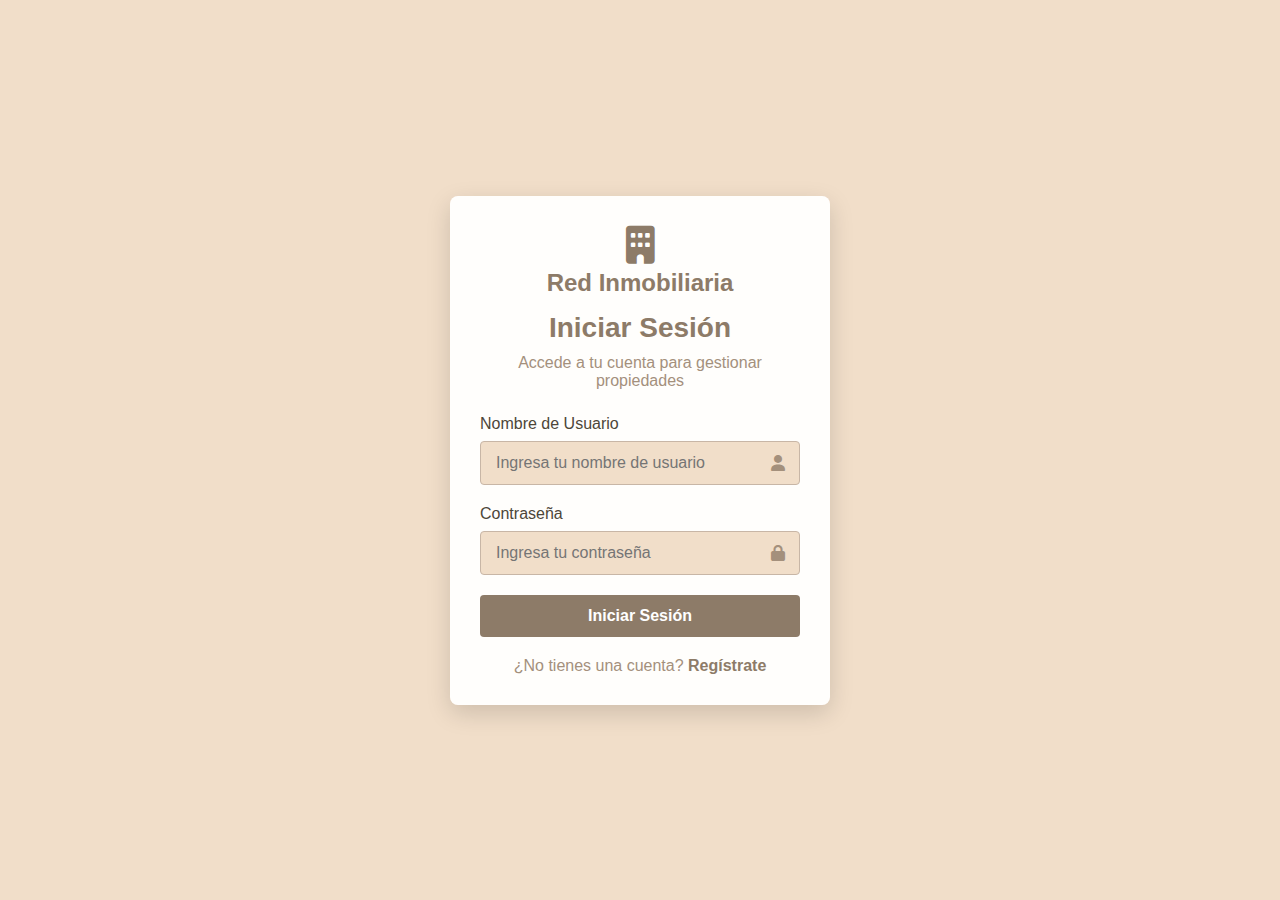
<file: src/main/resources/vista/dashboard.html>
<!DOCTYPE html>
<html lang="es">
<head>
    <meta charset="UTF-8">
    <meta name="viewport" content="width=device-width, initial-scale=1.0">
    <title>Red Inmobiliaria - Dashboard</title>
    <link rel="stylesheet" href="../Estilos/styles.css">
    <link rel="stylesheet" href="../Estilos/dashboard.css">
    <link rel="stylesheet" href="https://cdnjs.cloudflare.com/ajax/libs/font-awesome/6.0.0-beta3/css/all.min.css">
</head>
<body>
    <div class="dashboard-container">
        <!-- Sidebar de navegación -->
        <div class="sidebar">
            <div class="sidebar-header">
                <i class="fas fa-building"></i>
                <h3>Red Inmobiliaria</h3>
            </div>
            
            <div class="user-info">
                <div class="user-avatar">
                    <i class="fas fa-user-circle"></i>
                </div>
                <div class="user-details">
                    <h4 id="user-name"></h4>
                    <span id="user-role"></span>
                </div>
            </div>
            
            <ul class="sidebar-menu">
                <li class="active"><a href="#"><i class="fas fa-home"></i> Panel Principal</a></li>
                <li><a href="#"><i class="fas fa-list"></i> Propiedades</a></li>
                <li><a href="#"><i class="fas fa-calendar"></i> Citas</a></li>
                <li><a href="usuario.html"><i class="fas fa-user"></i> Mi Perfil</a></li>
                <li class="logout"><a href="#" onclick="logout()"><i class="fas fa-sign-out-alt"></i> Cerrar Sesión</a></li>
            </ul>
        </div>
        
        <!-- Contenido principal -->
        <div class="main-content">
            <div class="top-bar">
                <div class="search-bar">
                    <i class="fas fa-search"></i>
                    <input type="text" placeholder="Buscar propiedades...">
                </div>
                
                <div class="user-actions">
                    <a href="#" class="notification">
                        <i class="fas fa-bell"></i>
                    </a>
                    <a href="#" class="menu-toggle">
                        <i class="fas fa-bars"></i>
                    </a>
                </div>
            </div>
            
            <div class="dashboard-welcome">
                <h2>Bienvenido a tu Panel <span id="welcome-name"> </span></h2>
                <p>Aquí podrás gestionar tus propiedades inmobiliarias y ver estadísticas relevantes.</p>
            </div>
            
            <div class="stats-container">
                <div class="stat-card">
                    <div class="stat-icon">
                        <i class="fas fa-building"></i>
                    </div>
                    <div class="stat-info">
                        <h3>Propiedades</h3>
                        <p>12</p>
                    </div>
                </div>
                
                <div class="stat-card">
                    <div class="stat-icon">
                        <i class="fas fa-eye"></i>
                    </div>
                    <div class="stat-info">
                        <h3>Visitas</h3>
                        <p>248</p>
                    </div>
                </div>
                
                <div class="stat-card">
                    <div class="stat-icon">
                        <i class="fas fa-heart"></i>
                    </div>
                    <div class="stat-info">
                        <h3>Favoritos</h3>
                        <p>36</p>
                    </div>
                </div>
                
                <div class="stat-card">
                    <div class="stat-icon">
                        <i class="fas fa-comments"></i>
                    </div>
                    <div class="stat-info">
                        <h3>Mensajes</h3>
                        <p>5</p>
                    </div>
                </div>
            </div>
            
            <div class="recent-properties">
                <div class="section-header">
                    <h3>Propiedades Recientes</h3>
                    <a href="#" class="view-all">Ver Todas</a>
                </div>
                
                <div class="properties-grid">
                    <!-- Las propiedades se cargarán dinámicamente aquí -->
                    <div class="property-card">
                        <div class="property-image"></div>
                        <div class="property-info">
                            <h4>Casa de Lujo en Centro</h4>
                            <p class="property-location"><i class="fas fa-map-marker-alt"></i> Calle Principal 123</p>
                            <p class="property-price">$250,000</p>
                            <div class="property-features">
                                <span><i class="fas fa-bed"></i> 3</span>
                                <span><i class="fas fa-bath"></i> 2</span>
                                <span><i class="fas fa-ruler-combined"></i> 150m²</span>
                            </div>
                        </div>
                    </div>
                    
                    <div class="property-card">
                        <div class="property-image"></div>
                        <div class="property-info">
                            <h4>Apartamento Moderno</h4>
                            <p class="property-location"><i class="fas fa-map-marker-alt"></i> Av. Libertad 456</p>
                            <p class="property-price">$180,000</p>
                            <div class="property-features">
                                <span><i class="fas fa-bed"></i> 2</span>
                                <span><i class="fas fa-bath"></i> 1</span>
                                <span><i class="fas fa-ruler-combined"></i> 85m²</span>
                            </div>
                        </div>
                    </div>
                </div>
            </div>
        </div>
    </div>

    <script src="../Script/auth-service.js"></script>
    <script src="../Script/dashboard.js"></script>
</body>
</html>
</file>
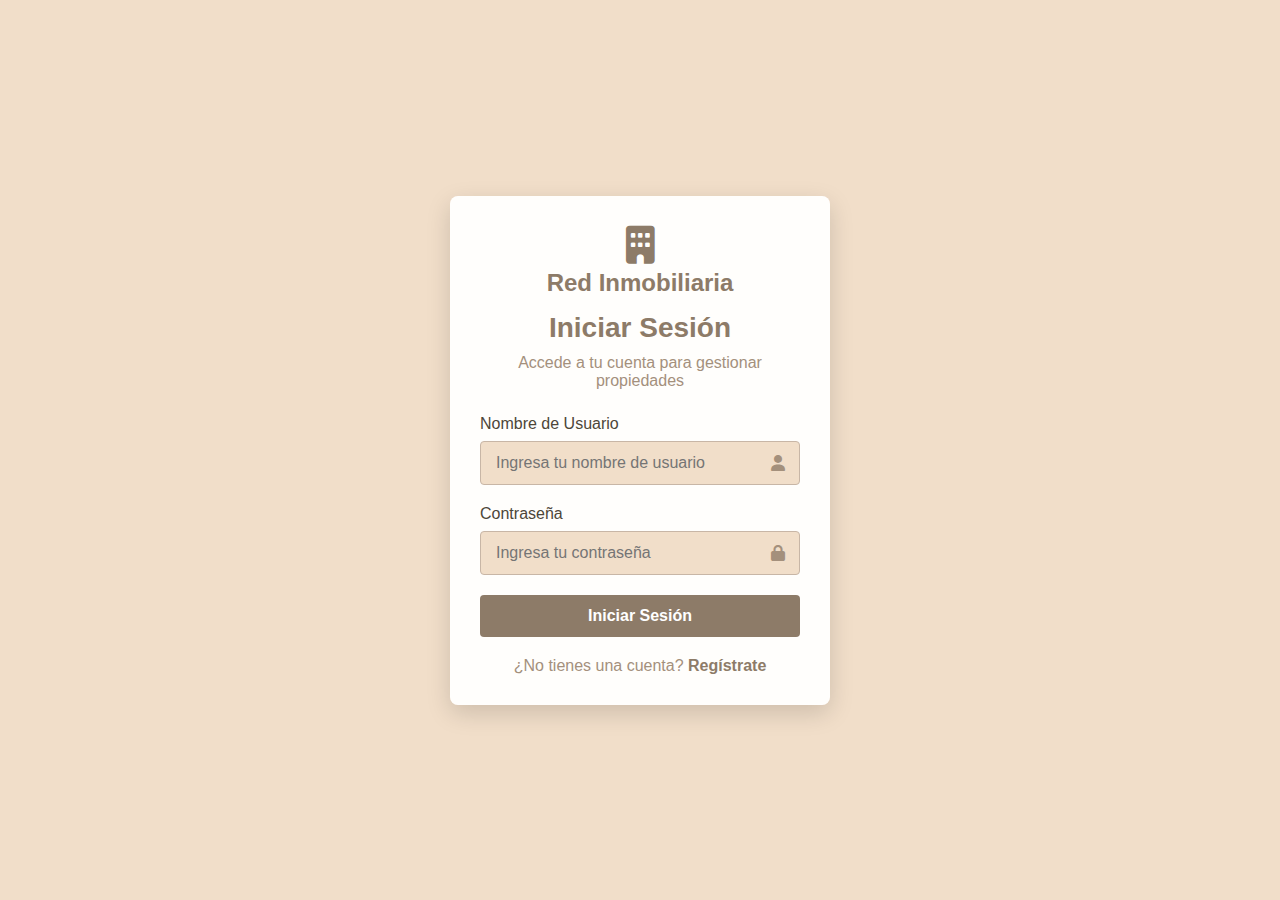
<file: src/main/resources/vista/login.html>
<!DOCTYPE html>
<html lang="es">
<head>
    <meta charset="UTF-8">
    <meta name="viewport" content="width=device-width, initial-scale=1.0">
    <title>Red Inmobiliaria - Autenticación</title>
    <link rel="stylesheet" href="../Estilos/styles.css">
    <link rel="stylesheet" href="https://cdnjs.cloudflare.com/ajax/libs/font-awesome/6.0.0-beta3/css/all.min.css">
</head>
<body>
    <div class="container">
        <div class="form-container" id="login-container">
            <div class="form-header">
                <div class="logo">
                    <i class="fas fa-building"></i>
                    <div class="logo-text">Red Inmobiliaria</div>
                </div>
                <h2>Iniciar Sesión</h2>
                <p>Accede a tu cuenta para gestionar propiedades</p>
            </div>
            
            <div id="login-alert" class="alert alert-danger"></div>
            
            <form id="login-form">
                <div class="form-group">
                    <label for="nombreUsuario">Nombre de Usuario</label>
                    <input type="text" id="nombreUsuario" name="nombreUsuario" placeholder="Ingresa tu nombre de usuario">
                    <span class="input-icon"><i class="fas fa-user"></i></span>
                </div>
                
                <div class="form-group">
                    <label for="password">Contraseña</label>
                    <input type="password" id="password" name="password" placeholder="Ingresa tu contraseña">
                    <span class="input-icon"><i class="fas fa-lock"></i></span>
                </div>
                
                <button type="submit" class="btn btn-primary">Iniciar Sesión</button>
            </form>
            
            <div class="form-footer">
                ¿No tienes una cuenta? <a onclick="loadRegisterForm()">Regístrate</a>
            </div>
        </div>
    </div>

    <script src="../Script/auth-service.js"></script>
    <script src="../Script/login.js"></script>

</body>
</html>
</file>
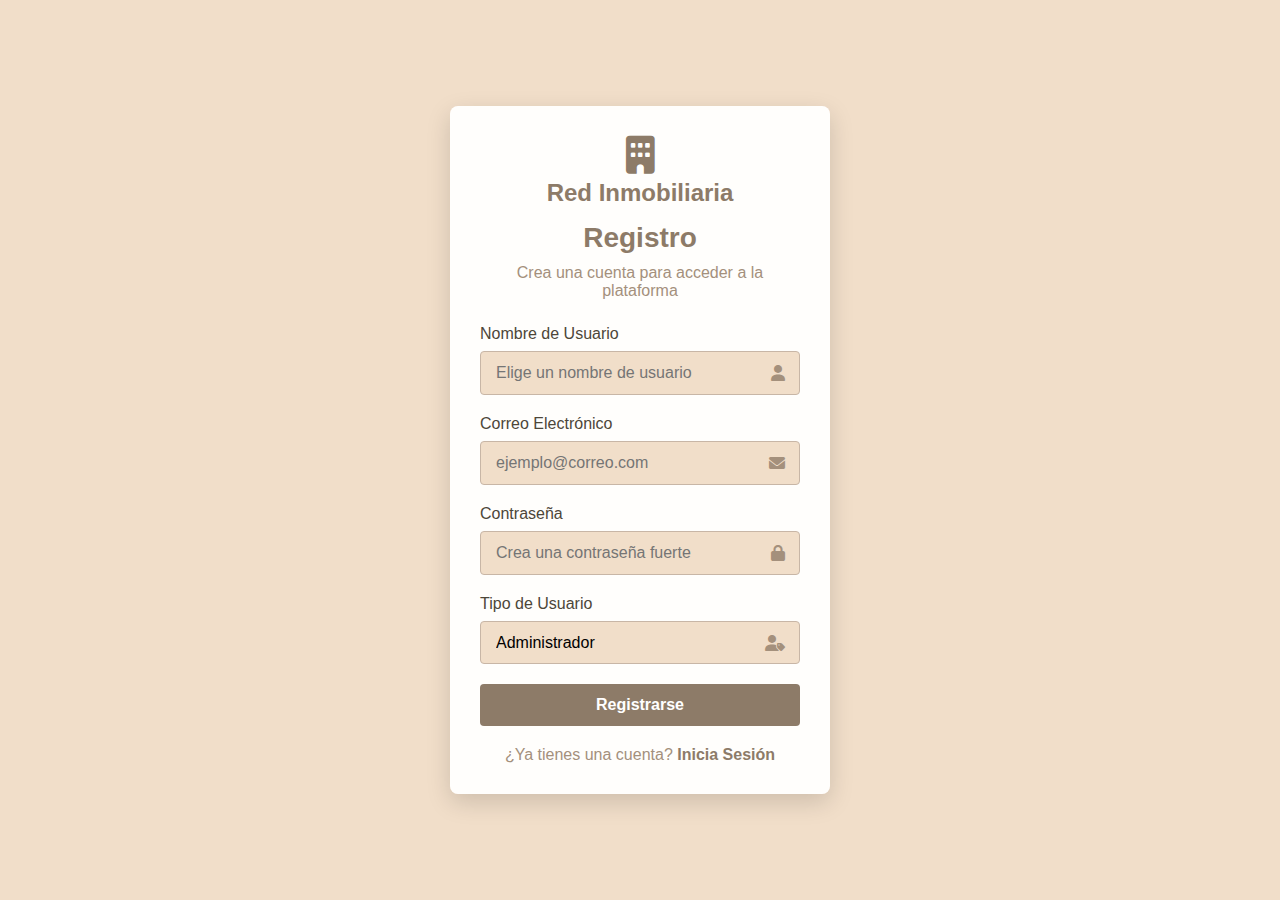
<file: src/main/resources/vista/registro.html>
<!DOCTYPE html>
<html lang="es">
<head>
    <meta charset="UTF-8">
    <meta name="viewport" content="width=device-width, initial-scale=1.0">
    <title>Red Inmobiliaria - Registro</title>
    <link rel="stylesheet" href="../Estilos/styles.css">
    <link rel="stylesheet" href="https://cdnjs.cloudflare.com/ajax/libs/font-awesome/6.0.0-beta3/css/all.min.css">
</head>
<body>
    <div class="container">
        <div class="form-container" id="register-container">
            <div class="form-header">
                <div class="logo">
                    <i class="fas fa-building"></i>
                    <div class="logo-text">Red Inmobiliaria</div>
                </div>
                <h2>Registro</h2>
                <p>Crea una cuenta para acceder a la plataforma</p>
            </div>
            
            <div id="register-alert" class="alert alert-danger"></div>
            
            <form id="register-form">
                <div class="form-group">
                    <label for="reg-nombreUsuario">Nombre de Usuario</label>
                    <input type="text" id="reg-nombreUsuario" name="nombreUsuario" placeholder="Elige un nombre de usuario">
                    <span class="input-icon"><i class="fas fa-user"></i></span>
                </div>
                
                <div class="form-group">
                    <label for="reg-email">Correo Electrónico</label>
                    <input type="email" id="reg-email" name="email" placeholder="ejemplo@correo.com">
                    <span class="input-icon"><i class="fas fa-envelope"></i></span>
                </div>
                
                <div class="form-group">
                    <label for="reg-password">Contraseña</label>
                    <input type="password" id="reg-password" name="password" placeholder="Crea una contraseña fuerte">
                    <span class="input-icon"><i class="fas fa-lock"></i></span>
                </div>
                
                <div class="form-group">
                    <label for="reg-tipo-usuario">Tipo de Usuario</label>
                    <select id="reg-tipo-usuario" name="tipoUsuarioId" class="form-select">
                        <option value="1">Administrador</option>
                        <option value="2">Vendedor</option>
                        <option value="3">Cliente</option>
                    </select>
                    <span class="input-icon"><i class="fas fa-user-tag"></i></span>
                </div>
                
                <button type="submit" class="btn btn-primary">Registrarse</button>
            </form>
            
            <div class="form-footer">
                ¿Ya tienes una cuenta? <a onclick="loadLoginForm()">Inicia Sesión</a>
            </div>
        </div>
    </div>

    <script src="../Script/auth-service.js"></script>
    <script src="../Script/registro.js"></script>

</body>
</html>
</file>
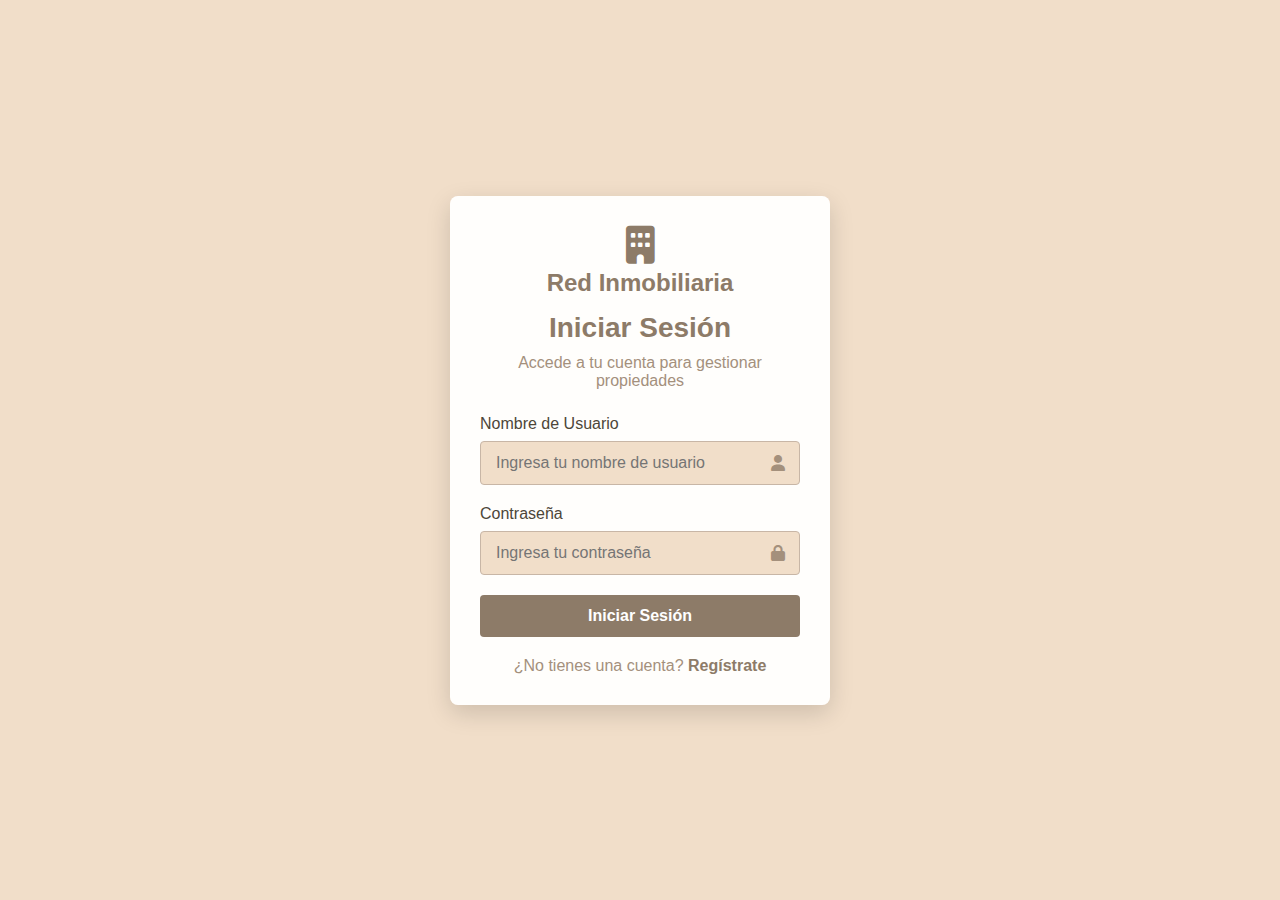
<file: src/main/resources/vista/usuario.html>
<!DOCTYPE html>
<html lang="es">
<head>
    <meta charset="UTF-8">
    <meta name="viewport" content="width=device-width, initial-scale=1.0">
    <title>Red Inmobiliaria - Perfil de Usuario</title>
    <link rel="stylesheet" href="../Estilos/styles.css">
    <link rel="stylesheet" href="../Estilos/dashboard.css">
    <link rel="stylesheet" href="../Estilos/usuario.css">
    <link rel="stylesheet" href="https://cdnjs.cloudflare.com/ajax/libs/font-awesome/6.0.0-beta3/css/all.min.css">
</head>
<body>
    <div class="dashboard-container">
        <!-- Sidebar de navegación -->
        <div class="sidebar">
            <div class="sidebar-header">
                <i class="fas fa-building"></i>
                <h3>Red Inmobiliaria</h3>
            </div>
            
            <div class="user-info">
                <div class="user-avatar">
                    <i class="fas fa-user-circle"></i>
                </div>
                <div class="user-details">
                    <h4 id="user-name"></h4>
                    <span id="user-role"></span>
                </div>
            </div>
            
            <ul class="sidebar-menu">
                <li><a href="dashboard.html"><i class="fas fa-home"></i> Panel Principal</a></li>
                <li><a href="#"><i class="fas fa-list"></i> Propiedades</a></li>
                <li><a href="#"><i class="fas fa-calendar"></i> Citas</a></li>
                <li class="active"><a href="usuario.html"><i class="fas fa-user"></i> Mi Perfil</a></li>
                <li class="logout"><a href="#" onclick="logout()"><i class="fas fa-sign-out-alt"></i> Cerrar Sesión</a></li>
            </ul>
        </div>
        
        <!-- Contenido principal -->
        <div class="main-content">
            <div class="top-bar">
                <div class="search-bar">
                    <i class="fas fa-search"></i>
                    <input type="text" placeholder="Buscar propiedades...">
                </div>
                
                <div class="user-actions">
                    <a href="#" class="notification">
                        <i class="fas fa-bell"></i>
                    </a>
                    <a href="#" class="menu-toggle">
                        <i class="fas fa-bars"></i>
                    </a>
                </div>
            </div>
            
            <div class="page-header">
                <h2>Mi Perfil</h2>
                <p>Gestiona tu información personal y preferencias de cuenta</p>
            </div>

            <!-- Contenedor del perfil del usuario -->
            <div class="profile-container">
                <div class="profile-section user-profile-header">
                    <div class="profile-avatar">
                        <i class="fas fa-user-circle"></i>
                        
                    </div>
                    <div class="profile-header-info">
                        <h3 id="profile-name"></h3>
                        <p id="profile-email"></p>
                        <p><span id="profile-role">Usuario</span> ·     Miembro desde <span id="profile-joined-date"></span></p>
                    </div>
                </div>

                <!-- Formulario de información personal -->
                <div class="profile-section">
                    <div class="section-header">
                        <h3><i class="fas fa-user"></i> Información Personal</h3>
                        <button id="edit-profile-btn" class="btn-secondary">
                            <i class="fas fa-pencil-alt"></i> Editar
                        </button>
                    </div>
                    
                    <!-- Vista de información (por defecto) -->
                    <div id="profile-info-view" class="profile-info">
                        <div class="info-row">
                            <div class="info-label">Nombre Completo:</div>
                            <div id="display-fullname" class="info-value"></div>
                        </div>
                        <div class="info-row">
                            <div class="info-label">Correo Electrónico:</div>
                            <div id="display-email" class="info-value"></div>
                        </div>
                    </div>
                    
                    <!-- Formulario de edición (oculto por defecto) -->
                    <div id="profile-edit-form" class="profile-form hidden">
                        <div class="form-group">
                            <label for="edit-fullname">Nombre Completo:</label>
                            <input type="text" id="edit-fullname" name="nombreUsuario">
                        </div>
                        <div class="form-group">
                            <label for="edit-email">Correo Electrónico:</label>
                            <input type="email" id="edit-email" name="email_usuario">
                        </div>
                        <div class="form-actions">
                            <button id="save-profile-btn" class="btn-primary">Guardar Cambios</button>
                            <button id="cancel-edit-btn" class="btn-secondary">Cancelar</button>
                        </div>
                    </div>
                </div>

                <!-- Cambio de contraseña -->
                <div class="profile-section">
                    <div class="section-header">
                        <h3><i class="fas fa-lock"></i> Seguridad de la cuenta</h3>
                    </div>
                    <div class="profile-form">
                        <div class="form-group">
                            <label for="current-password">Contraseña Actual:</label>
                            <input type="password" id="current-password" name="current-password">
                        </div>
                        <div class="form-group">
                            <label for="new-password">Nueva Contraseña:</label>
                            <input type="password" id="new-password" name="new-password">
                        </div>
                        <div class="form-group">
                            <label for="confirm-password">Confirmar Contraseña:</label>
                            <input type="password" id="confirm-password" name="confirm-password">
                        </div>
                        <div class="form-actions">
                            <button id="change-password-btn" class="btn-primary">Cambiar Contraseña</button>
                        </div>
                    </div>
                </div>

                <!-- Eliminar cuenta -->
                <div class="profile-section danger-zone">
                    <div class="section-header">
                        <h3><i class="fas fa-exclamation-triangle"></i> Zona de Peligro</h3>
                    </div>
                    <div class="danger-content">
                        <p>Eliminar tu cuenta es una acción permanente y no se puede deshacer. Toda tu información y datos asociados serán eliminados.</p>
                        <button id="delete-account-btn" class="btn-danger">Eliminar mi Cuenta</button>
                    </div>
                </div>
            </div>

            <!-- Modal de confirmación para eliminar cuenta (oculto por defecto) -->
            <div id="delete-confirm-modal" class="modal hidden">
                <div class="modal-content">
                    <div class="modal-header">
                        <h3><i class="fas fa-exclamation-triangle"></i> Eliminar Cuenta</h3>
                        <button class="close-modal">&times;</button>
                    </div>
                    <div class="modal-body">
                        <p>¿Estás seguro de que deseas eliminar tu cuenta? Esta acción no se puede deshacer y toda tu información será eliminada permanentemente.</p>
                        <div class="form-group">
                            <label for="delete-confirm-password">Ingresa tu contraseña para confirmar:</label>
                            <input type="password" id="delete-confirm-password">
                        </div>
                    </div>
                    <div class="modal-footer">
                        <button id="confirm-delete-btn" class="btn-danger">Sí, Eliminar mi Cuenta</button>
                        <button class="btn-secondary cancel-delete">Cancelar</button>
                    </div>
                </div>
            </div>
        </div>
    </div>

    <script src="../Script/auth-service.js"></script>
    <script src="../Script/perfil-usuario.js"></script>
</body>
</html>
</file>
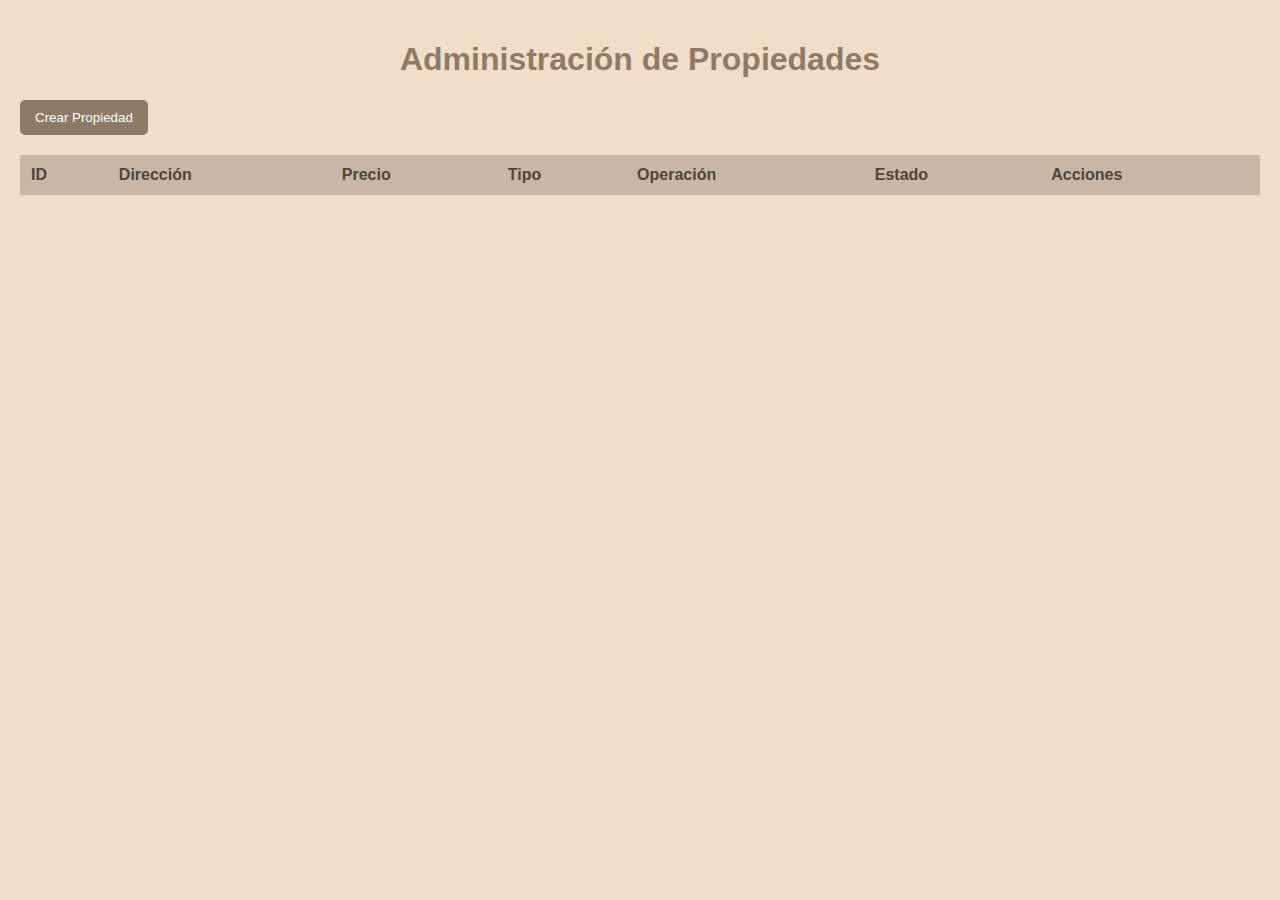
<file: src/main/resources/static/vista/administracion.html>
<!DOCTYPE html>
<html lang="es">
<head>
  <meta charset="UTF-8" />
  <title>Gestión de Propiedades</title>
  <style>
    :root {
      --primary: #8D7B68;
      --secondary: #A4907C;
      --accent: #C8B6A6;
      --light: #F1DEC9;
      --dark: #4D4639;
      --error: #A94442;
      --success: #3C763D;
    }

    body {
      font-family: 'Segoe UI', sans-serif;
      background-color: var(--light);
      color: var(--dark);
      margin: 0;
      padding: 20px;
    }

    h1 {
      color: var(--primary);
      text-align: center;
    }

    button {
      background-color: var(--primary);
      color: white;
      border: none;
      padding: 10px 15px;
      border-radius: 5px;
      cursor: pointer;
      margin-right: 10px;
    }

    button:hover {
      background-color: var(--secondary);
    }

    table {
      width: 100%;
      border-collapse: collapse;
      margin-top: 20px;
      background-color: white;
    }

    th, td {
      border: 1px solid var(--accent);
      padding: 10px;
      text-align: left;
    }

    th {
      background-color: var(--accent);
      color: var(--dark);
    }

    #formularioPropiedad {
      background-color: white;
      padding: 20px;
      border: 1px solid var(--accent);
      border-radius: 5px;
      margin-top: 20px;
      display: none;
    }

    label {
      display: block;
      margin-bottom: 10px;
    }

    input, select {
      width: 100%;
      padding: 8px;
      margin-top: 4px;
      border: 1px solid var(--accent);
      border-radius: 4px;
    }

    form button[type="submit"] {
      background-color: var(--success);
    }

    form button[type="button"] {
      background-color: var(--error);
    }

    form button[type="submit"]:hover {
      background-color: #2e5e2c;
    }

    form button[type="button"]:hover {
      background-color: #7d1f1b;
    }
  </style>
</head>
<body>
  <h1>Administración de Propiedades</h1>

  <button onclick="mostrarFormulario()">Crear Propiedad</button>

  <div id="formularioPropiedad">
    <h2 id="tituloFormulario">Nueva Propiedad</h2>
    <form onsubmit="submitFormulario(event)">
      <input type="hidden" id="idPropiedad">
      <label>Dirección: <input type="text" id="direccion" required></label>
      <label>Precio: <input type="number" id="precio" required></label>
      <label>Tipo:
        <select id="tipo" required></select>
      </label>
      <label>Operación:
        <select id="operacion" required></select>
      </label>
      <label>Estado:
        <select id="estado" required></select>
      </label>
      <label>Latitud: <input type="number" id="latitud" required></label>
      <label>Longitud: <input type="number" id="longitud" required></label>
      <label>ID Vendedor: <input type="number" id="idVendedor" required></label>
      <button type="submit">Guardar</button>
      <button type="button" onclick="cancelarEdicion()">Cancelar</button>
    </form>
  </div>

  <table>
    <thead>
      <tr>
        <th>ID</th>
        <th>Dirección</th>
        <th>Precio</th>
        <th>Tipo</th>
        <th>Operación</th>
        <th>Estado</th>
        <th>Acciones</th>
      </tr>
    </thead>
    <tbody id="tablaPropiedades"></tbody>
  </table>
</body>
</html>



  <script>
    const API_BASE = 'http://localhost:8094/api/propiedades';

    function mostrarFormulario() {
      document.getElementById('formularioPropiedad').style.display = 'block';
      document.getElementById('tituloFormulario').innerText = 'Nueva Propiedad';
      document.getElementById('idPropiedad').value = '';
      document.querySelector('#formularioPropiedad form').reset();
    }

    function cancelarEdicion() {
      document.getElementById('formularioPropiedad').style.display = 'none';
      document.getElementById('idPropiedad').value = '';
    }

    function cargarPropiedades() {
      fetch(`${API_BASE}`)
        .then(res => res.json())
        .then(data => {
          const tabla = document.getElementById('tablaPropiedades');
          tabla.innerHTML = '';
          data.forEach(prop => {
            tabla.innerHTML += `
              <tr>
                <td>${prop.idPropiedad}</td>
                <td>${prop.direccion}</td>
                <td>${prop.precio}</td>
                <td>${prop.tipo.nombreTipoPropiedad}</td>
                <td>${prop.operacion.nombreOperacion}</td>
                <td>${prop.estado.nombreEstadoPropiedad}</td>
                <td>
                  <button onclick="editarPropiedad(${prop.idPropiedad})">Editar</button>
                  <button onclick="eliminarPropiedad(${prop.idPropiedad})">Eliminar</button>
                </td>
              </tr>
            `;
          });
        })
        .catch(err => {
          console.error('Error cargando propiedades:', err);
        });
    }

    function cargarOpciones() {
      fetch(`${API_BASE}/tipos`)
        .then(res => res.json())
        .then(tipos => {
          const tipoSelect = document.getElementById('tipo');
          tipoSelect.innerHTML = '';
          tipos.forEach(t => {
            tipoSelect.innerHTML += `<option value="${t.idTipo}">${t.nombreTipoPropiedad}</option>`;
          });
        });

      fetch(`${API_BASE}/operaciones`)
        .then(res => res.json())
        .then(ops => {
          const opSelect = document.getElementById('operacion');
          opSelect.innerHTML = '';
          ops.forEach(o => {
            opSelect.innerHTML += `<option value="${o.idOperacion}">${o.nombreOperacion}</option>`;
          });
        });

      fetch(`${API_BASE}/estados`)
        .then(res => res.json())
        .then(estados => {
          const estadoSelect = document.getElementById('estado');
          estadoSelect.innerHTML = '';
          estados.forEach(e => {
            estadoSelect.innerHTML += `<option value="${e.idEstado}">${e.nombreEstadoPropiedad}</option>`;
          });
        });
    }

    function submitFormulario(e) {
      e.preventDefault();

      const id = document.getElementById('idPropiedad').value;
      const propiedad = {
        direccion: document.getElementById('direccion').value,
        precio: parseFloat(document.getElementById('precio').value),
        tipo: { idTipo: parseInt(document.getElementById('tipo').value) },
        operacion: { idOperacion: parseInt(document.getElementById('operacion').value) },
        estado: { idEstado: parseInt(document.getElementById('estado').value) },
        latitud: parseFloat(document.getElementById('latitud').value),
        longitud: parseFloat(document.getElementById('longitud').value),
        idVendedor: parseInt(document.getElementById('idVendedor').value)
      };

      const method = id ? 'PUT' : 'POST';
      const url = id ? `${API_BASE}/${id}` : `${API_BASE}`;

      fetch(url, {
        method: method,
        headers: { 'Content-Type': 'application/json' },
        body: JSON.stringify(propiedad)
      })
        .then(res => {
          if (!res.ok) throw new Error('Error en la operación');
          return res.json();
        })
        .then(data => {
          alert(id ? 'Propiedad actualizada exitosamente' : 'Propiedad creada exitosamente');
          document.querySelector('#formularioPropiedad form').reset();
          document.getElementById('formularioPropiedad').style.display = 'none';
          cargarPropiedades();
        })
        .catch(err => {
          console.error('Error en la operación:', err);
          alert('Error al guardar propiedad');
        });
    }

    function editarPropiedad(id) {
      fetch(`${API_BASE}/${id}`)
        .then(res => res.json())
        .then(prop => {
          document.getElementById('idPropiedad').value = prop.idPropiedad;
          document.getElementById('direccion').value = prop.direccion;
          document.getElementById('precio').value = prop.precio;
          document.getElementById('tipo').value = prop.tipo.idTipo;
          document.getElementById('operacion').value = prop.operacion.idOperacion;
          document.getElementById('estado').value = prop.estado.idEstado;
          document.getElementById('latitud').value = prop.latitud;
          document.getElementById('longitud').value = prop.longitud;
          document.getElementById('idVendedor').value = prop.idVendedor;

          document.getElementById('formularioPropiedad').style.display = 'block';
          document.getElementById('tituloFormulario').innerText = 'Editar Propiedad';
        })
        .catch(err => {
          console.error('Error al cargar propiedad:', err);
          alert('Error al cargar propiedad para editar');
        });
    }

    function eliminarPropiedad(id) {
      if (confirm(`¿Estás seguro de que deseas eliminar la propiedad con ID ${id}?`)) {
        fetch(`${API_BASE}/${id}`, {
          method: 'DELETE'
        })
          .then(res => {
            if (res.ok) {
              alert('Propiedad eliminada');
              cargarPropiedades();
            } else {
              throw new Error('Error al eliminar propiedad');
            }
          })
          .catch(err => {
            console.error('Error al eliminar propiedad:', err);
            alert('Error al eliminar propiedad');
          });
      }
    }

    cargarPropiedades();
    cargarOpciones();
  </script>
</body>
</html>
</file>
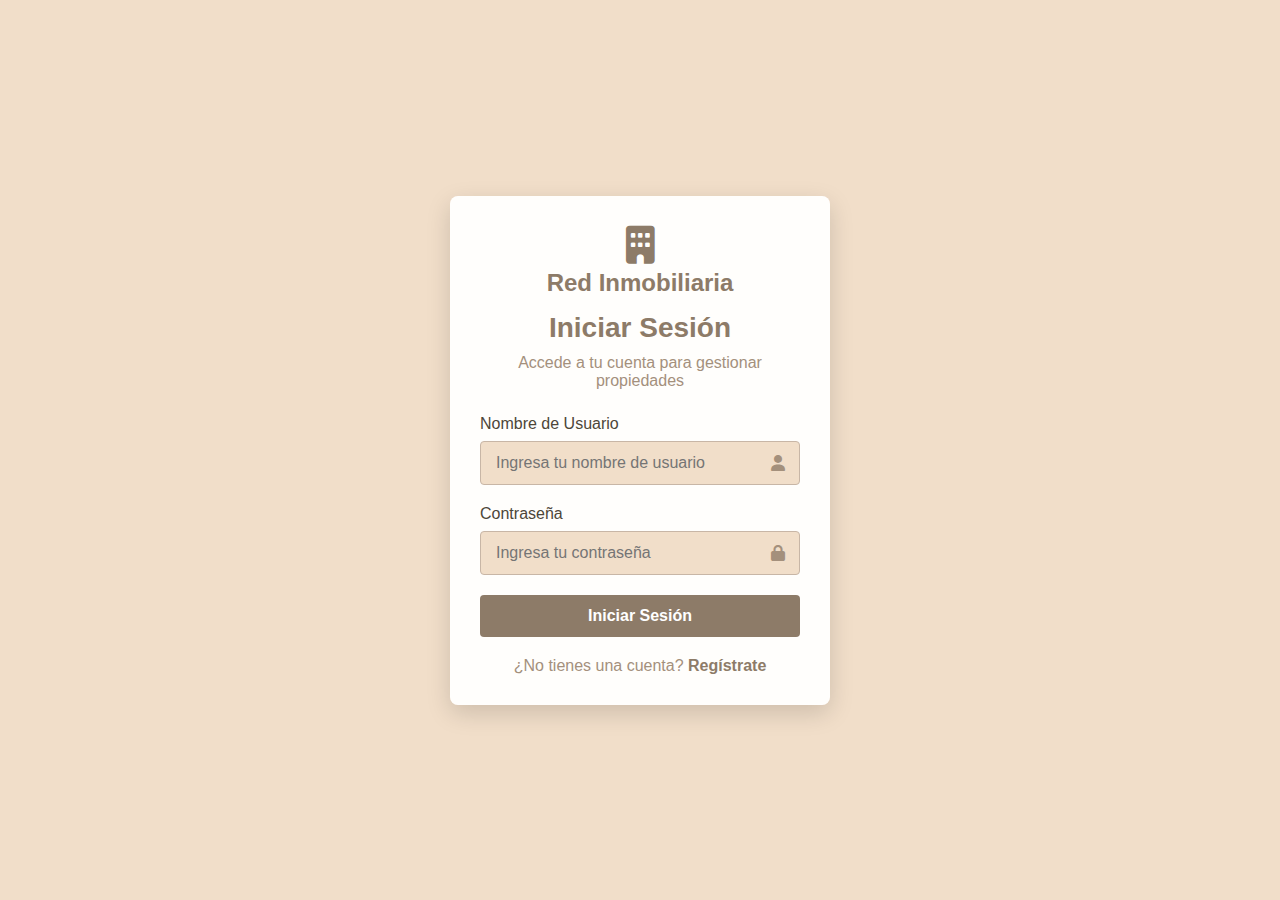
<file: src/main/resources/static/vista/cita.html>
<!DOCTYPE html>
<html lang="es">
<head>
  <meta charset="UTF-8">
  <title>Agendar Cita</title>
  <link rel="stylesheet" href="../Estilos/styles.css">
  <link rel="stylesheet" href="../Estilos/dashboard.css">

  <link rel="stylesheet" href="https://cdnjs.cloudflare.com/ajax/libs/font-awesome/6.0.0-beta3/css/all.min.css">
</head>
<body>
  <div class="dashboard-container">
    <!-- Sidebar de navegación -->
    <div class="sidebar">
        <div class="sidebar-header">
            <i class="fas fa-building"></i>
            <h3>Red Inmobiliaria</h3>
        </div>
        
        <div class="user-info">
            <div class="user-avatar">
                <i class="fas fa-user-circle"></i>
            </div>
            <div class="user-details">
                <h4 id="user-name"></h4>
                <span id="user-role"></span>
            </div>
        </div>
  <ul class="sidebar-menu">
    <li class="active"><a href="dashboard.html"><i class="fas fa-home"></i> Panel Principal</a></li>
    <li><a href="administracion.html"><i class="fas fa-list"></i> Propiedades</a></li>
    <li><a href="ver-citas.html"><i class="fas fa-calendar"></i> Citas</a></li>
    <li><a href="ImagenPropiedad.html"><i class="fas fa-edit"></i>Edición de imágenes</a></li>
    <li><a href="usuario.html"><i class="fas fa-user"></i> Mi Perfil</a></li>
    <li class="logout"><a href="#" onclick="logout()"><i class="fas fa-sign-out-alt"></i> Cerrar Sesión</a></li>
</ul>
</div>
<div class="container">
  <h2>📅 Agendar Citas</h2>
</div>

  <form id="formCita">
    <label>Nombre del cliente:</label>
    <p id="nombreUsuario" style="font-weight: bold; color: #5a4233;">Cargando...</p>
    <input type="number" id="idCliente" name="idCliente" hidden>

    <label>Dirección propiedad:</label>
    <p id="direccion" style="font-weight: bold; color: #5a4233;">Cargando...</p>
    <input type="number" id="idPropiedad" name="idPropiedad" hidden>


    <label for="fechaHora">Fecha y Hora:</label>
    <input type="datetime-local" id="fechaHora" required>

    <label for="idEstado"></label>
    <input type="hidden" id="idEstado" value="1" required>

    <button type="submit">Guardar Cita</button>
  </form>

  <script src="../Script/crear-cita.js"></script>
</body>
</html>
</file>
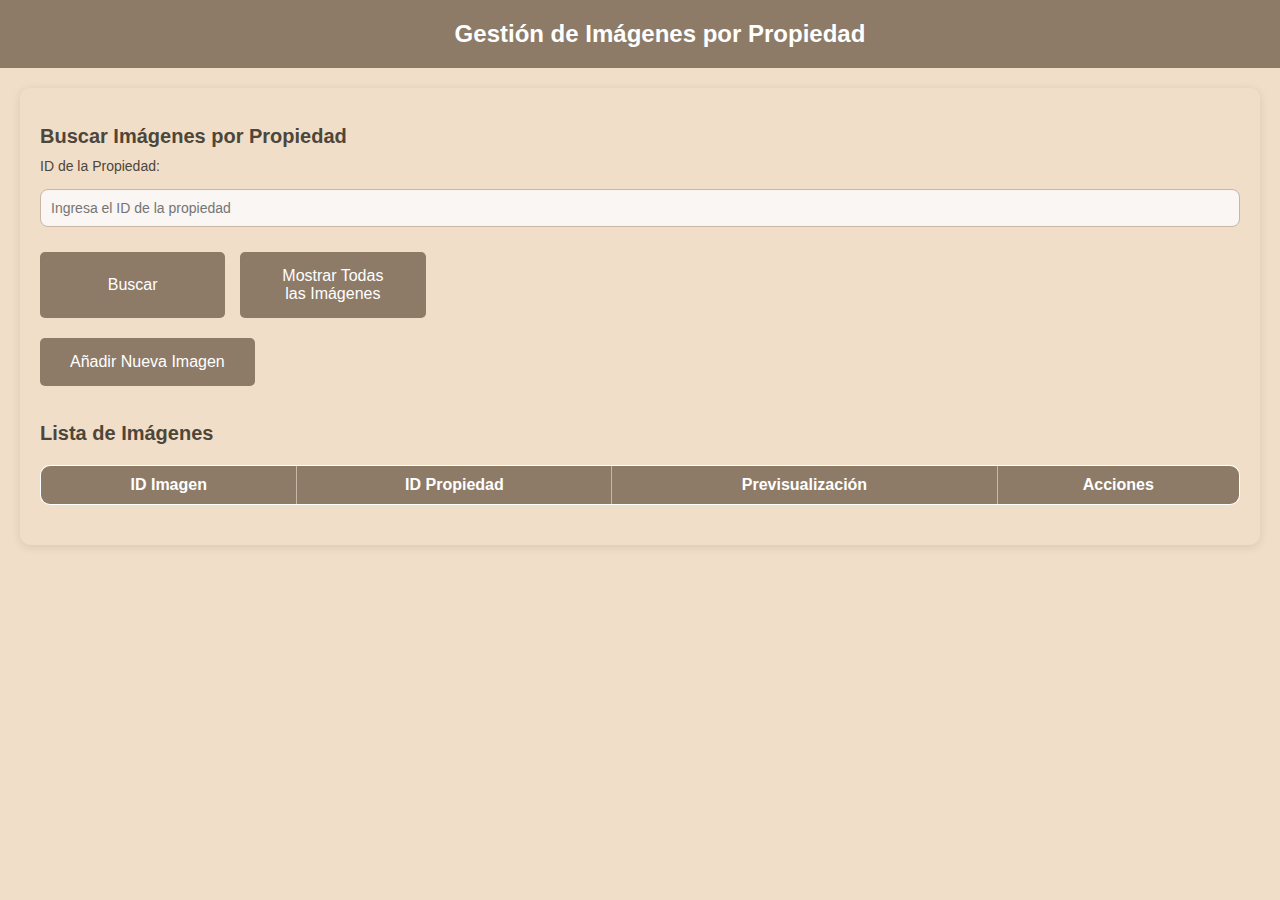
<file: src/main/resources/static/vista/ImagenPropiedad.html>
<!DOCTYPE html>
<html lang="es">
<head>
  <meta charset="UTF-8" />
  <meta name="viewport" content="width=device-width, initial-scale=1.0" />
  <title>Gestión de Imágenes por Propiedad</title>
  <link rel="stylesheet" href="../Estilos/ImagenPropiedad.css">
</head>
<body>
  <header>
    <h1>Gestión de Imágenes por Propiedad</h1>
  </header>

  <div class="container">
    <div class="form-section">
      <h2>Buscar Imágenes por Propiedad</h2>
      <form onsubmit="buscarPorPropiedad(event)">
        <label for="idPropiedadBuscar">ID de la Propiedad:</label>
        <input type="number" id="idPropiedadBuscar" placeholder="Ingresa el ID de la propiedad" required>
        <div class="buttons">
          <button type="submit">Buscar</button>
          <button type="button" onclick="mostrarTodasLasImagenes()">Mostrar Todas las Imágenes</button>
        </div>
      </form>
    </div>

    <!-- Botón para añadir nueva imagen -->
    <div>
      <button class="add-button" onclick="mostrarFormulario()">Añadir Nueva Imagen</button>
    </div>

    <div class="form-section" id="formularioImagen" style="display: none;">
      <h2 id="tituloFormulario">Nueva Imagen</h2>
      <form onsubmit="submitFormulario(event)">
        <input type="hidden" id="idImagen">
        <label for="idPropiedad">ID de la Propiedad:</label>
        <input type="number" id="idPropiedad" placeholder="Ingresa el ID de la propiedad" required>
        <label for="urlImagen">URL de la Imagen:</label>
        <input type="text" id="urlImagen" placeholder="Ingresa la URL de la imagen" required>
        <div class="buttons">
          <button type="submit">Guardar</button>
          <button type="button" onclick="cerrarFormulario()">Cancelar</button>
        </div>
      </form>
    </div>

    <div class="table-section">
      <h2>Lista de Imágenes</h2>
      <table>
        <thead>
          <tr>
            <th>ID Imagen</th>
            <th>ID Propiedad</th>
            <th>Previsualización</th>
            <th>Acciones</th>
          </tr>
        </thead>
        <tbody id="listaImagenes">
          <!-- Las filas de imágenes se generarán dinámicamente -->
        </tbody>
      </table>
    </div>
  </div>

  <script>
    const API_URL = '/api/imagenPropiedad';

    function buscarPorPropiedad(event) {
      event.preventDefault();
      const idPropiedad = document.getElementById('idPropiedadBuscar').value;

      fetch(`${API_URL}/propiedad/${idPropiedad}`)
        .then(response => {
          if (!response.ok) {
            throw new Error('No se encontraron imágenes para la propiedad especificada.');
          }
          return response.json();
        })
        .then(data => {
          cargarImagenes(data);
        })
        .catch(error => {
          console.error('Error al buscar imágenes:', error);
          alert('No se encontraron imágenes para la propiedad especificada.');
        });
    }

    function mostrarTodasLasImagenes() {
      fetch(`${API_URL}`)
        .then(response => response.json())
        .then(data => {
          cargarImagenes(data);
        })
        .catch(error => {
          console.error('Error al cargar todas las imágenes:', error);
          alert('Error al cargar todas las imágenes.');
        });
    }

    function cargarImagenes(imagenes) {
      const lista = document.getElementById('listaImagenes');
      lista.innerHTML = '';
      imagenes.forEach(imagen => {
        const fila = document.createElement('tr');
        fila.innerHTML = `
          <td>${imagen.idImagen}</td>
          <td>${imagen.propiedad.idPropiedad}</td>
          <td><img src="${imagen.urlImagen}" alt="Imagen de propiedad"></td>
          <td>
            <div class="action-buttons">
              <button class="edit-button" onclick="editarImagen(${imagen.idImagen})">Editar</button>
              <button class="delete-button" onclick="eliminarImagen(${imagen.idImagen})">Eliminar</button>
            </div>
          </td>
        `;
        lista.appendChild(fila);
      });
    }

    function mostrarFormulario() {
      document.getElementById('formularioImagen').style.display = 'block';
    }

    function cerrarFormulario() {
      document.getElementById('formularioImagen').style.display = 'none';
      document.getElementById('idImagen').value = '';
      document.getElementById('idPropiedad').value = '';
      document.getElementById('urlImagen').value = '';
    }

    function submitFormulario(event) {
      event.preventDefault();
      const idImagen = document.getElementById('idImagen').value;
      const idPropiedad = document.getElementById('idPropiedad').value;
      const urlImagen = document.getElementById('urlImagen').value;

      const imagen = {
        propiedad: { idPropiedad: parseInt(idPropiedad) },
        urlImagen: urlImagen
      };

      if (idImagen) {
        fetch(`${API_URL}/${idImagen}`, {
          method: 'POST',
          headers: { 'Content-Type': 'application/json' },
          body: JSON.stringify(imagen)
        }).then(() => {
          mostrarTodasLasImagenes();
          cerrarFormulario();
        });
      } else {
        fetch(API_URL, {
          method: 'POST',
          headers: { 'Content-Type': 'application/json' },
          body: JSON.stringify(imagen)
        }).then(() => {
          mostrarTodasLasImagenes();
          cerrarFormulario();
        });
      }
    }

    function editarImagen(idImagen) {
      fetch(`${API_URL}/${idImagen}`)
        .then(response => response.json())
        .then(imagen => {
          document.getElementById('idImagen').value = imagen.idImagen;
          document.getElementById('idPropiedad').value = imagen.propiedad.idPropiedad;
          document.getElementById('urlImagen').value = imagen.urlImagen;
          mostrarFormulario();
        });
    }

    function eliminarImagen(idImagen) {
      if (confirm('¿Estás seguro de eliminar esta imagen?')) {
        fetch(`${API_URL}/${idImagen}`, { method: 'DELETE' })
          .then(() => mostrarTodasLasImagenes());
      }
    }
  </script>
</body>
</html>
</file>
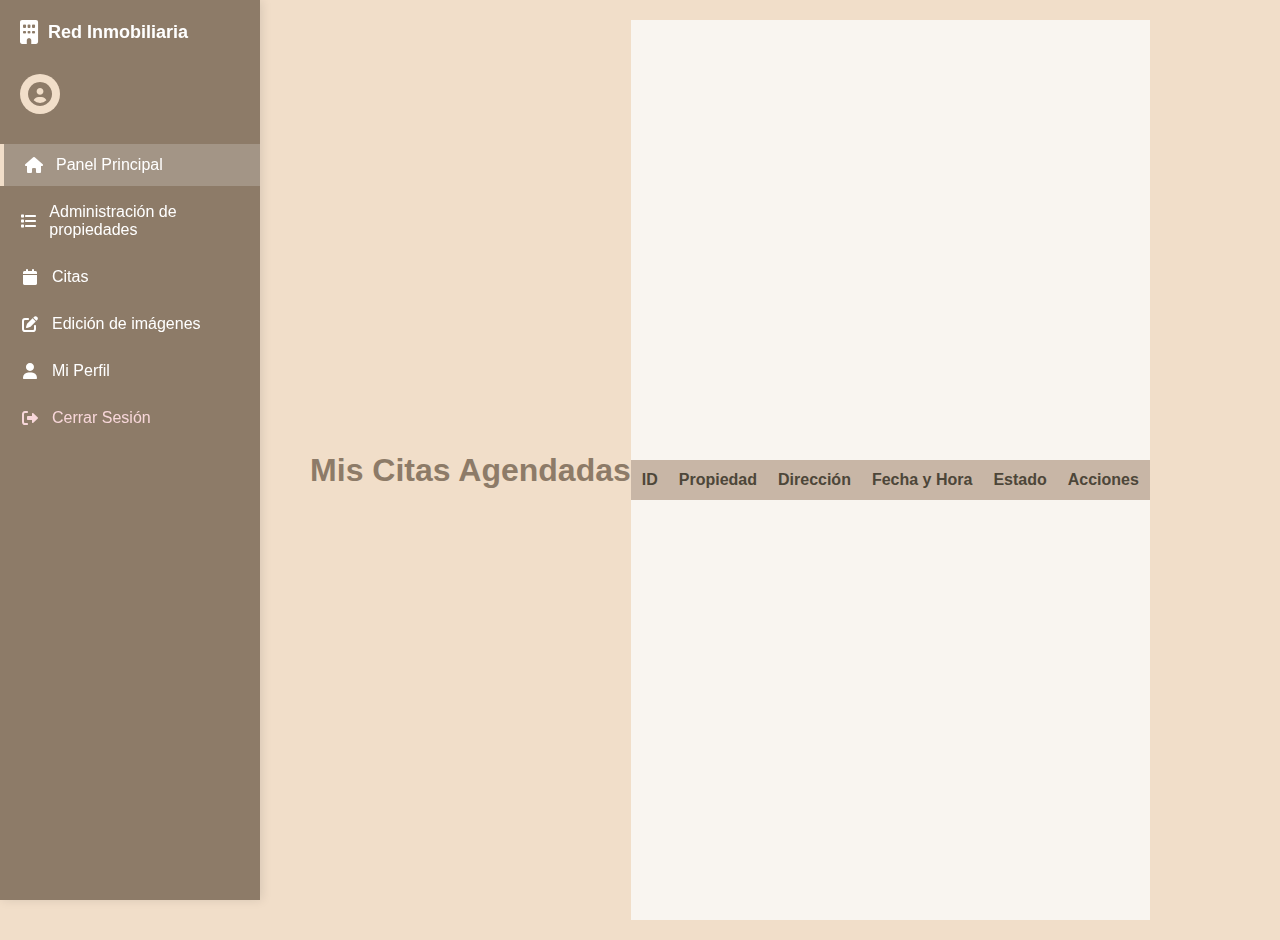
<file: src/main/resources/static/vista/ver-citas.html>
<!DOCTYPE html>
<html lang="es">
<head>
  <meta charset="UTF-8" />
  <title>Gestión de Citas</title>
  <style>
    :root {
      --primary: #8D7B68;
      --secondary: #A4907C;
      --accent: #C8B6A6;
      --light: #F1DEC9;
      --dark: #4D4639;
      --error: #A94442;
      --success: #3C763D;
    }

    body {
      font-family: 'Segoe UI', sans-serif;
      background-color: var(--light);
      color: var(--dark);
      margin: 0;
      padding: 20px;
    }

    h1 {
      color: var(--primary);
      text-align: center;
    }

    button {
      background-color: var(--primary);
      color: white;
      border: none;
      padding: 10px 15px;
      border-radius: 5px;
      cursor: pointer;
      margin-right: 10px;
    }

    button:hover {
      background-color: var(--secondary);
    }

    table {
      width: 100%;
      border-collapse: collapse;
      margin-top: 20px;
      background-color: white;
    }

    th, td {
      border: 1px solid var(--accent);
      padding: 10px;
      text-align: left;
    }

    th {
      background-color: var(--accent);
      color: var(--dark);
    }

    #formularioCita {
      background-color: white;
      padding: 20px;
      border: 1px solid var(--accent);
      border-radius: 5px;
      margin-top: 20px;
      display: none;
    }

    label {
      display: block;
      margin-bottom: 10px;
    }

    input, select {
      width: 100%;
      padding: 8px;
      margin-top: 4px;
      border: 1px solid var(--accent);
      border-radius: 4px;
    }

    form button[type="submit"] {
      background-color: var(--success);
    }

    form button[type="button"] {
      background-color: var(--error);
    }

    form button[type="submit"]:hover {
      background-color: #2e5e2c;
    }

    form button[type="button"]:hover {
      background-color: #7d1f1b;
    }

    h1 {
      color: var(--primary);
      text-align: center;
      margin-left: 180px;

    }
  </style>
</head>
<link rel="stylesheet" href="../Estilos/styles.css">
<link rel="stylesheet" href="../Estilos/dashboard.css">
<link rel="stylesheet" href="https://cdnjs.cloudflare.com/ajax/libs/font-awesome/6.0.0-beta3/css/all.min.css">
<h1>Mis Citas Agendadas</h1>

<body>

  <div class="dashboard-container">
    <!-- Sidebar de navegación -->
    <div class="sidebar">
        <div class="sidebar-header">
            <i class="fas fa-building"></i>
            <h3>Red Inmobiliaria</h3>
        </div>
        
        <div class="user-info">
            <div class="user-avatar">
                <i class="fas fa-user-circle"></i>
            </div>
            <div class="user-details">
                <h4 id="user-name"></h4>
                <span id="user-role"></span>
            </div>
        </div>
        
        <ul class="sidebar-menu">
            <li class="active"><a href="dashboard.html"><i class="fas fa-home"></i> Panel Principal</a></li>
            <li><a href="administracion.html"><i class="fas fa-list"></i>Administración de propiedades</a></li>
            <li><a href="ver-citas.html"><i class="fas fa-calendar"></i> Citas</a></li>
            <li><a href="ImagenPropiedad.html"><i class="fas fa-edit"></i>Edición de imágenes</a></li>
            <li><a href="usuario.html"><i class="fas fa-user"></i> Mi Perfil</a></li>
            <li class="logout"><a href="#" onclick="logout()"><i class="fas fa-sign-out-alt"></i> Cerrar Sesión</a></li>
        </ul>
    </div>

  <table>

    <thead>
      
      <tr>
        <th>ID</th>
        <th>Propiedad</th>
        <th>Dirección</th>
        <th>Fecha y Hora</th>
        <th>Estado</th>
        <th>Acciones</th>
      </tr>
    </thead>
    <tbody id="tablaCitas"></tbody>
  </table>

  <script>
    const API_CITAS = 'http://localhost:8094/api/citas/list';

    document.addEventListener("DOMContentLoaded", function () {
      const userData = JSON.parse(localStorage.getItem("user"));
      const idCliente = userData?.id;

      if (!idCliente) {
        alert("Usuario no identificado");
        return;
      }

      fetch(`http://localhost:8094/api/citas/list`)
        .then(res => res.json())
        .then(citas => {
          const tabla = document.getElementById("tablaCitas");
          tabla.innerHTML = "";
          citas.forEach(cita => {
            tabla.innerHTML += `
              <tr>
                <td>${cita.id}</td>
                <td>${cita.idPropiedad?.idPropiedad}</td>
                <td>${cita.idPropiedad?.direccion || 'N/D'}</td>
                <td>${new Date(cita.fechaHora).toLocaleString()}</td>
                <td>${cita.idEstado?.nombre || 'Pendiente'}</td>
                <td>
                  <button onclick="editarCita(${cita.id})">Editar</button>
                  <button onclick="eliminarCita(${cita.id})">Eliminar</button>
                </td>
              </tr>`;
          });
        })
        .catch(err => {
          console.error("Error cargando citas:", err);
          alert("No se pudieron cargar las citas");
        });
    });


    function eliminarCita(id) {
      if (confirm("¿Estás seguro de que deseas eliminar esta cita?")) {
        fetch(`http://localhost:8094/api/citas/${id}`, {
          method: 'DELETE'
        })
        .then(res => {
          if (res.ok) {
            alert("Cita eliminada");
            location.reload();
          } else {
            throw new Error("Error al eliminar la cita");
          }
        })
        .catch(err => {
          console.error("Error al eliminar cita:", err);
          alert("No se pudo eliminar la cita");
        });
      }
    }
  </script>
</body>
</html>
</file>
<file: src/main/resources/Estilos/styles.css>
:root {
    --primary: #8D7B68;         /* Marrón vintage */
    --secondary: #A4907C;       /* Marrón claro vintage */
    --accent: #C8B6A6;          /* Beige vintage */
    --light: #F1DEC9;           /* Crema vintage */
    --dark: #4D4639;            /* Marrón oscuro vintage */
    --error: #A94442;           /* Rojo vintage */
    --success: #3C763D;         /* Verde vintage */
}

*{ margin: 0; 
    padding: 0; 
    box-sizing: border-box; 
    font-family: 'Segoe UI', Tahoma, Geneva, Verdana, sans-serif; }
body {
    background-color: var(--light);
    color: var(--dark);
    min-height: 100vh;
    display: flex;
    align-items: center;
    justify-content: center;
    background-size: cover;
    background-position: center;
    background-repeat: no-repeat;
}

.container {
    width: 100%;
    max-width: 420px;
    padding: 20px;
}

.form-container {
    background-color: rgba(255, 255, 255, 0.95);
    padding: 30px;
    border-radius: 8px;
    box-shadow: 0 8px 24px rgba(0, 0, 0, 0.15);
    transition: all 0.3s ease;
}

.form-header {
    text-align: center;
    margin-bottom: 25px;
}

.form-header h2 {
    color: var(--primary);
    font-size: 28px;
    margin-bottom: 10px;
}

.form-header p {
    color: var(--secondary);
}

.form-group {
    margin-bottom: 20px;
    position: relative;
}

.form-group label {
    display: block;
    margin-bottom: 8px;
    color: var(--dark);
    font-weight: 500;
}

.form-group input {
    width: 100%;
    padding: 12px 15px;
    background-color: var(--light);
    border: 1px solid var(--accent);
    border-radius: 4px;
    font-size: 16px;
    transition: all 0.3s ease;
}

.form-group input:focus {
    outline: none;
    border-color: var(--primary);
    box-shadow: 0 0 0 2px rgba(141, 123, 104, 0.2);
}

.input-icon {
    position: absolute;
    right: 15px;
    top: 40px;
    color: var(--secondary);
}

.form-select {
    width: 100%;
    padding: 12px 15px;
    background-color: var(--light);
    border: 1px solid var(--accent);
    border-radius: 4px;
    font-size: 16px;
    appearance: none;
}

.btn {
    display: block;
    width: 100%;
    padding: 12px;
    border: none;
    border-radius: 4px;
    font-size: 16px;
    font-weight: 600;
    cursor: pointer;
    transition: all 0.3s ease;
    text-align: center;
}

.btn-primary {
    background-color: var(--primary);
    color: white;
}

.btn-primary:hover {
    background-color: var(--dark);
}

.form-footer {
    text-align: center;
    margin-top: 20px;
    color: var(--secondary);
}

.form-footer a {
    color: var(--primary);
    text-decoration: none;
    font-weight: 600;
    cursor: pointer;
}

.form-footer a:hover {
    text-decoration: underline;
}

.alert {
    padding: 12px;
    margin-bottom: 20px;
    border-radius: 4px;
    font-size: 14px;
    font-weight: 500;
    display: none;
}

.alert-danger {
    background-color: 
#f8d7da;
    border: 1px solid 
#f5c6cb;
    color: var(--error);
}

.alert-success {
    background-color: 
#d4edda;
    border: 1px solid 
#c3e6cb;
    color: var(--success);
}

/* Animación para mensajes de alerta */
@keyframes fadeIn {
    from { opacity: 0; transform: translateY(-10px); }
    to { opacity: 1; transform: translateY(0); }
}

.fadeIn {
    display: block !important;
    animation: fadeIn 0.3s forwards;
}

/* Logo estilizado */
.logo {
    text-align: center;
    margin-bottom: 15px;
}

.logo i {
    font-size: 38px;
    color: var(--primary);
}

.logo-text {
    font-size: 24px;
    font-weight: bold;
    color: var(--primary);
    margin-top: 5px;
}
</file>
<file: src/main/resources/Estilos/dashboard.css>
/*dashboard.css*/
.dashboard-container {
    display: flex;
    min-height: 100vh;
    background-color: #f9f5f0;
    justify-content: center;  /* Centra horizontalmente */
    align-items: center; 
}

/* Estilos del sidebar */
.sidebar {
    width: 260px;
    background-color: var(--primary);
    color: white;
    padding: 20px 0;
    display: flex;
    flex-direction: column;
    position: fixed;
    left: 0;
    top: 0;
    bottom: 0;
    box-shadow: 2px 0 10px rgba(0, 0, 0, 0.1);
    z-index: 100;
}

.sidebar-header {
    display: flex;
    align-items: center;
    padding: 0 20px;
    margin-bottom: 30px;
}

.sidebar-header i {
    font-size: 24px;
    margin-right: 10px;
}

.sidebar-header h3 {
    font-size: 18px;
    font-weight: 600;
}

.user-info {
    padding: 0 20px;
    margin-bottom: 30px;
    display: flex;
    align-items: center;
}

.user-avatar {
    width: 40px;
    height: 40px;
    background-color: var(--light);
    border-radius: 50%;
    display: flex;
    align-items: center;
    justify-content: center;
    margin-right: 12px;
}

.user-avatar i {
    font-size: 24px;
    color: var(--primary);
}

.user-details h4 {
    font-size: 14px;
    margin: 0 0 5px;
}

.user-details span {
    font-size: 12px;
    opacity: 0.8;
}

.sidebar-menu {
    list-style: none;
    padding: 0;
    margin: 0;
    flex-grow: 1;
}

.sidebar-menu li {
    margin-bottom: 5px;
}

.sidebar-menu li a {
    display: flex;
    align-items: center;
    color: white;
    text-decoration: none;
    padding: 12px 20px;
    transition: all 0.3s ease;
}

.sidebar-menu li a i {
    margin-right: 12px;
    font-size: 16px;
    width: 20px;
    text-align: center;
}

.sidebar-menu li a:hover {
    background-color: rgba(255, 255, 255, 0.1);
}

.sidebar-menu li.active a {
    background-color: rgba(255, 255, 255, 0.2);
    border-left: 4px solid var(--light);
}

.sidebar-menu li.logout {
    margin-top: auto;
}

.sidebar-menu li.logout a {
    color: #f8d7da;
}

/* Estilos del contenido principal */
.main-content {
    flex-grow: 1;
    margin-left: 260px;
    padding: 20px;
    max-width: 1200px;
    width: 100%;
    margin-right: auto;
    display: flex;
    flex-direction: column;
    gap: 1.5rem;
    width: 100%;

}

.top-bar {
    display: flex;
    justify-content: space-between;
    align-items: center;
    padding: 15px 0;
    margin-bottom: 30px;
}

.search-bar {
    display: flex;
    align-items: center;
    background-color: white;
    border-radius: 30px;
    padding: 8px 15px;
    box-shadow: 0 2px 8px rgba(0, 0, 0, 0.05);
    width: 350px;
}

.search-bar i {
    color: var(--secondary);
    margin-right: 10px;
}

.search-bar input {
    border: none;
    outline: none;
    background: transparent;
    flex-grow: 1;
    font-size: 14px;
}

.user-actions {
    display: flex;
    align-items: center;
}

.user-actions a {
    color: var(--dark);
    margin-left: 15px;
    text-decoration: none;
    position: relative;
}

.user-actions i {
    font-size: 18px;
}

.notification .badge {
    position: absolute;
    top: -8px;
    right: -8px;
    background-color: var(--error);
    color: white;
    border-radius: 50%;
    font-size: 10px;
    width: 16px;
    height: 16px;
    display: flex;
    align-items: center;
    justify-content: center;
}

.menu-toggle {
    display: none;
}

.dashboard-welcome {
    margin-bottom: 30px;
}

.dashboard-welcome h2 {
    color: var(--primary);
    margin-bottom: 10px;
    font-size: 28px;
}

.dashboard-welcome p {
    color: var(--secondary);
    font-size: 16px;
}

/* Tarjetas de estadísticas */
.stats-container {
    display: grid;
    grid-template-columns: repeat(auto-fill, minmax(240px, 1fr));
    gap: 20px;
    margin-bottom: 30px;
}

.stat-card {
    background-color: white;
    border-radius: 8px;
    padding: 20px;
    box-shadow: 0 4px 12px rgba(0, 0, 0, 0.05);
    display: flex;
    align-items: center;
    transition: all 0.3s ease;
}

.stat-card:hover {
    transform: translateY(-5px);
    box-shadow: 0 6px 15px rgba(0, 0, 0, 0.1);
}

.stat-icon {
    width: 50px;
    height: 50px;
    background-color: var(--light);
    border-radius: 12px;
    display: flex;
    align-items: center;
    justify-content: center;
    margin-right: 15px;
}

.stat-icon i {
    font-size: 24px;
    color: var(--primary);
}

.stat-info h3 {
    color: var(--secondary);
    font-size: 14px;
    margin: 0 0 5px;
}

.stat-info p {
    color: var(--dark);
    font-size: 24px;
    font-weight: 600;
    margin: 0;
}

/* Propiedades recientes */
.section-header {
    display: flex;
    justify-content: space-between;
    align-items: center;
    margin-bottom: 20px;
}

.section-header h3 {
    color: var(--primary);
    font-size: 20px;
    margin: 0;
}

.view-all {
    color: var(--primary);
    text-decoration: none;
    font-size: 14px;
    font-weight: 500;
}

.properties-grid {
    display: grid;
    grid-template-columns: repeat(auto-fill, minmax(280px, 1fr));
    gap: 20px;
}

.property-card {
    background-color: white;
    border-radius: 12px;
    overflow: hidden;
    box-shadow: 0 4px 12px rgba(0, 0, 0, 0.05);
    transition: all 0.3s ease;
}

.property-card:hover {
    transform: translateY(-5px);
    box-shadow: 0 8px 20px rgba(0, 0, 0, 0.1);
}

.property-image {
    height: 180px;
    background-size: cover;
    background-position: center;
    position: relative;
}

.property-info {
    padding: 20px;
}

.property-info h4 {
    margin: 0 0 10px;
    font-size: 18px;
    color: var(--dark);
}

.property-location {
    color: var(--secondary);
    font-size: 14px;
    display: flex;
    align-items: center;
    margin-bottom: 10px;
}

.property-location i {
    margin-right: 5px;
    font-size: 12px;
}

.property-price {
    color: var(--primary);
    font-size: 20px;
    font-weight: 600;
    margin-bottom: 15px;
}

.property-features {
    display: flex;
    justify-content: space-between;
    font-size: 14px;
    color: var(--secondary);
}

.property-features span {
    display: flex;
    align-items: center;
}

.property-features i {
    margin-right: 5px;
    font-size: 12px;
}

/* Estilos para dispositivos móviles */
@media (max-width: 992px) {
    .sidebar {
        transform: translateX(-100%);
        transition: transform 0.3s ease;
    }
    
    .sidebar.active {
        transform: translateX(0);
    }
    
    .main-content {
        margin-left: 0;
    }
    
    .menu-toggle {
        display: block;
    }
    
    .search-bar {
        width: 250px;
    }
}

@media (max-width: 768px) {
    .stats-container {
        grid-template-columns: repeat(auto-fill, minmax(200px, 1fr));
    }
    
    .properties-grid {
        grid-template-columns: 1fr;
    }
    
    .search-bar {
        width: 200px;
    }
}

@media (max-width: 576px) {
    .top-bar {
        flex-direction: column;
        align-items: stretch;
    }
    
    .search-bar {
        width: 100%;
        margin-bottom: 15px;
    }
    
    .user-actions {
        justify-content: flex-end;
    }
}
</file>
<file: src/main/resources/Estilos/usuario.css>
/* user-profile.css */

:root {
    --primary: #8D7B68;         /* Marrón vintage */
    --secondary: #A4907C;       /* Marrón claro vintage */
    --accent: #C8B6A6;          /* Beige vintage */
    --light: #F1DEC9;           /* Crema vintage */
    --dark: #4D4639;            /* Marrón oscuro vintage */
    --error: #A94442;           /* Rojo vintage */
    --success: #3C763D;         /* Verde vintage */
}

/* Contenedor del perfil */
.profile-container {
    display: flex;
    flex-direction: column;
    gap: 1.5rem;
    width: 100%;
}

/* Secciones del perfil */
.profile-section {
    background-color: #fff;
    border-radius: 10px;
    box-shadow: 0 2px 10px rgba(0, 0, 0, 0.1);
    padding: 1.5rem;
}

.page-header {
    margin-bottom: 1.5rem;
}

.page-header h2 {
    color: var(--dark);
    font-size: 1.8rem;
    margin-bottom: 0.5rem;
}

.page-header p {
    color: var(--secondary);
}

/* Cabecera del perfil */
.user-profile-header {
    display: flex;
    align-items: center;
    gap: 2rem;
    position: relative;
}

.profile-avatar {
    position: relative;
}

.profile-avatar i {
    font-size: 5rem;
    color: var(--secondary);
}

.profile-header-info h3 {
    color: var(--dark);
    font-size: 1.8rem;
    margin-bottom: 0.25rem;
}

.profile-header-info p {
    color: var(--secondary);
    margin: 0.25rem 0;
}

/* Encabezado de sección */
.section-header {
    display: flex;
    justify-content: space-between;
    align-items: center;
    margin-bottom: 1.5rem;
    padding-bottom: 0.75rem;
    border-bottom: 1px solid var(--light);
}

.section-header h3 {
    color: var(--dark);
    font-size: 1.2rem;
    display: flex;
    align-items: center;
    gap: 0.5rem;
    margin: 0;
}

/* Vista de información */
.profile-info {
    display: grid;
    gap: 1rem;
    grid-template-columns: 1fr;
}

.info-row {
    display: grid;
    grid-template-columns: 1fr 2fr;
    gap: 1rem;
    align-items: center;
}

.info-label {
    color: var(--secondary);
    font-weight: 600;
}

.info-value {
    color: var(--dark);
}

/* Formulario de edición */
.profile-form {
    display: grid;
    gap: 1rem;
    grid-template-columns: 1fr;
}

.form-group {
    display: flex;
    flex-direction: column;
    gap: 0.5rem;
}

.form-group label {
    color: var(--secondary);
    font-weight: 600;
}

.form-group input {
    padding: 0.75rem;
    border-radius: 5px;
    border: 1px solid var(--accent);
    font-size: 1rem;
    width: 100%;
}

.form-group input:focus {
    border-color: var(--primary);
    outline: none;
    box-shadow: 0 0 0 2px rgba(141, 123, 104, 0.2);
}

.form-actions {
    display: flex;
    gap: 1rem;
    margin-top: 1rem;
    justify-content: flex-start;
}

/* Botones */
.btn-primary {
    background-color: var(--primary);
    color: white;
    border: none;
    padding: 0.75rem 1.5rem;
    border-radius: 5px;
    font-weight: 600;
    cursor: pointer;
    transition: background-color 0.2s;
}

.btn-primary:hover {
    background-color: var(--dark);
}

.btn-secondary {
    background-color: var(--light);
    color: var(--dark);
    border: 1px solid var(--accent);
    padding: 0.75rem 1.5rem;
    border-radius: 5px;
    font-weight: 600;
    cursor: pointer;
    transition: all 0.2s;
}

.btn-secondary:hover {
    background-color: var(--accent);
}

.btn-danger {
    background-color: var(--error);
    color: white;
    border: none;
    padding: 0.75rem 1.5rem;
    border-radius: 5px;
    font-weight: 600;
    cursor: pointer;
    transition: filter 0.2s;
}

.btn-danger:hover {
    filter: brightness(90%);
}

/* Preferencias de notificaciones */
.notification-preferences {
    display: flex;
    flex-direction: column;
    gap: 1.5rem;
}

.preference-item {
    display: flex;
    justify-content: space-between;
    align-items: center;
}

.preference-info h4 {
    color: var(--dark);
    margin: 0 0 0.25rem 0;
}

.preference-info p {
    color: var(--secondary);
    margin: 0;
    font-size: 0.9rem;
}

/* Toggle Switch */
.toggle-switch {
    position: relative;
    display: inline-block;
    width: 60px;
    height: 34px;
}

.toggle-switch input {
    opacity: 0;
    width: 0;
    height: 0;
}

.toggle-slider {
    position: absolute;
    cursor: pointer;
    top: 0;
    left: 0;
    right: 0;
    bottom: 0;
    background-color: #ccc;
    transition: .4s;
    border-radius: 34px;
}

.toggle-slider:before {
    position: absolute;
    content: "";
    height: 26px;
    width: 26px;
    left: 4px;
    bottom: 4px;
    background-color: white;
    transition: .4s;
    border-radius: 50%;
}

input:checked + .toggle-slider {
    background-color: var(--primary);
}

input:focus + .toggle-slider {
    box-shadow: 0 0 1px var(--primary);
}

input:checked + .toggle-slider:before {
    transform: translateX(26px);
}

/* Zona de peligro */
.danger-zone {
    border: 1px solid var(--error);
}

.danger-zone .section-header h3 {
    color: var(--error);
}

.danger-content {
    display: flex;
    flex-direction: column;
    gap: 1rem;
    align-items: flex-start;
}

.danger-content p {
    color: var(--secondary);
}

/* Modal */
.modal {
    position: fixed;
    top: 0;
    left: 0;
    width: 100%;
    height: 100%;
    background-color: rgba(0, 0, 0, 0.5);
    display: flex;
    justify-content: center;
    align-items: center;
    z-index: 1000;
}

.modal-content {
    background-color: white;
    border-radius: 10px;
    width: 90%;
    max-width: 500px;
    box-shadow: 0 5px 15px rgba(0, 0, 0, 0.3);
    overflow: hidden;
}

.modal-header {
    background-color: var(--light);
    padding: 1rem 1.5rem;
    display: flex;
    justify-content: space-between;
    align-items: center;
}

.modal-header h3 {
    color: var(--error);
    margin: 0;
    display: flex;
    align-items: center;
    gap: 0.5rem;
}

.close-modal {
    background-color: transparent;
    border: none;
    font-size: 1.5rem;
    color: var(--dark);
    cursor: pointer;
}

.modal-body {
    padding: 1.5rem;
}

.modal-footer {
    padding: 1rem 1.5rem;
    display: flex;
    justify-content: flex-end;
    gap: 1rem;
    background-color: var(--light);
}

/* Utilidades */
.hidden {
    display: none !important;
}

/* Responsive */
@media (min-width: 768px) {
    .profile-info, .profile-form {
        max-width: 600px;
    }
}

@media (max-width: 767px) {
    .user-profile-header {
        flex-direction: column;
        align-items: center;
        text-align: center;
    }
    
    .info-row {
        grid-template-columns: 1fr;
    }
    
    .form-actions {
        flex-direction: column;
    }
    
    .btn-primary, .btn-secondary, .btn-danger {
        width: 100%;
    }
}
</file>
<file: src/main/resources/static/Estilos/styles.css>
:root {
    --primary: #8D7B68;         /* Marrón vintage */
    --secondary: #A4907C;       /* Marrón claro vintage */
    --accent: #C8B6A6;          /* Beige vintage */
    --light: #F1DEC9;           /* Crema vintage */
    --dark: #4D4639;            /* Marrón oscuro vintage */
    --error: #A94442;           /* Rojo vintage */
    --success: #3C763D;         /* Verde vintage */
}

*{ margin: 0; 
    padding: 0; 
    box-sizing: border-box; 
    font-family: 'Segoe UI', Tahoma, Geneva, Verdana, sans-serif; }
body {
    background-color: var(--light);
    color: var(--dark);
    min-height: 100vh;
    display: flex;
    align-items: center;
    justify-content: center;
    background-size: cover;
    background-position: center;
    background-repeat: no-repeat;
}

.container {
    width: 100%;
    max-width: 420px;
    padding: 20px;
}

.form-container {
    background-color: rgba(255, 255, 255, 0.95);
    padding: 30px;
    border-radius: 8px;
    box-shadow: 0 8px 24px rgba(0, 0, 0, 0.15);
    transition: all 0.3s ease;
}

.form-header {
    text-align: center;
    margin-bottom: 25px;
}

.form-header h2 {
    color: var(--primary);
    font-size: 28px;
    margin-bottom: 10px;
}

.form-header p {
    color: var(--secondary);
}

.form-group {
    margin-bottom: 20px;
    position: relative;
}

.form-group label {
    display: block;
    margin-bottom: 8px;
    color: var(--dark);
    font-weight: 500;
}

.form-group input {
    width: 100%;
    padding: 12px 15px;
    background-color: var(--light);
    border: 1px solid var(--accent);
    border-radius: 4px;
    font-size: 16px;
    transition: all 0.3s ease;
}

.form-group input:focus {
    outline: none;
    border-color: var(--primary);
    box-shadow: 0 0 0 2px rgba(141, 123, 104, 0.2);
}

.input-icon {
    position: absolute;
    right: 15px;
    top: 40px;
    color: var(--secondary);
}

.form-select {
    width: 100%;
    padding: 12px 15px;
    background-color: var(--light);
    border: 1px solid var(--accent);
    border-radius: 4px;
    font-size: 16px;
    appearance: none;
}

.btn {
    display: block;
    width: 100%;
    padding: 12px;
    border: none;
    border-radius: 4px;
    font-size: 16px;
    font-weight: 600;
    cursor: pointer;
    transition: all 0.3s ease;
    text-align: center;
}

.btn-primary {
    background-color: var(--primary);
    color: white;
}

.btn-primary:hover {
    background-color: var(--dark);
}

.form-footer {
    text-align: center;
    margin-top: 20px;
    color: var(--secondary);
}

.form-footer a {
    color: var(--primary);
    text-decoration: none;
    font-weight: 600;
    cursor: pointer;
}

.form-footer a:hover {
    text-decoration: underline;
}

.alert {
    padding: 12px;
    margin-bottom: 20px;
    border-radius: 4px;
    font-size: 14px;
    font-weight: 500;
    display: none;
}

.alert-danger {
    background-color: 
#f8d7da;
    border: 1px solid 
#f5c6cb;
    color: var(--error);
}

.alert-success {
    background-color: 
#d4edda;
    border: 1px solid 
#c3e6cb;
    color: var(--success);
}

/* Animación para mensajes de alerta */
@keyframes fadeIn {
    from { opacity: 0; transform: translateY(-10px); }
    to { opacity: 1; transform: translateY(0); }
}

.fadeIn {
    display: block !important;
    animation: fadeIn 0.3s forwards;
}

/* Logo estilizado */
.logo {
    text-align: center;
    margin-bottom: 15px;
}

.logo i {
    font-size: 38px;
    color: var(--primary);
}

.logo-text {
    font-size: 24px;
    font-weight: bold;
    color: var(--primary);
    margin-top: 5px;
}
</file>
<file: src/main/resources/static/Estilos/dashboard.css>
/*dashboard.css*/
.dashboard-container {
    display: flex;
    min-height: 100vh;
    background-color: #f9f5f0;
    justify-content: center;  /* Centra horizontalmente */
    align-items: center; 
}

/* Estilos del sidebar */
.sidebar {
    width: 260px;
    background-color: var(--primary);
    color: white;
    padding: 20px 0;
    display: flex;
    flex-direction: column;
    position: fixed;
    left: 0;
    top: 0;
    bottom: 0;
    box-shadow: 2px 0 10px rgba(0, 0, 0, 0.1);
    z-index: 100;
}

.sidebar-header {
    display: flex;
    align-items: center;
    padding: 0 20px;
    margin-bottom: 30px;
}

.sidebar-header i {
    font-size: 24px;
    margin-right: 10px;
}

.sidebar-header h3 {
    font-size: 18px;
    font-weight: 600;
}

.user-info {
    padding: 0 20px;
    margin-bottom: 30px;
    display: flex;
    align-items: center;
}

.user-avatar {
    width: 40px;
    height: 40px;
    background-color: var(--light);
    border-radius: 50%;
    display: flex;
    align-items: center;
    justify-content: center;
    margin-right: 12px;
}

.user-avatar i {
    font-size: 24px;
    color: var(--primary);
}

.user-details h4 {
    font-size: 14px;
    margin: 0 0 5px;
}

.user-details span {
    font-size: 12px;
    opacity: 0.8;
}

.sidebar-menu {
    list-style: none;
    padding: 0;
    margin: 0;
    flex-grow: 1;
}

.sidebar-menu li {
    margin-bottom: 5px;
}

.sidebar-menu li a {
    display: flex;
    align-items: center;
    color: white;
    text-decoration: none;
    padding: 12px 20px;
    transition: all 0.3s ease;
}

.sidebar-menu li a i {
    margin-right: 12px;
    font-size: 16px;
    width: 20px;
    text-align: center;
}

.sidebar-menu li a:hover {
    background-color: rgba(255, 255, 255, 0.1);
}

.sidebar-menu li.active a {
    background-color: rgba(255, 255, 255, 0.2);
    border-left: 4px solid var(--light);
}

.sidebar-menu li.logout {
    margin-top: auto;
}

.sidebar-menu li.logout a {
    color: #f8d7da;
}

/* Estilos del contenido principal */
.main-content {
    flex-grow: 1;
    margin-left: 260px;
    padding: 20px;
    max-width: 1200px;
    width: 100%;
    margin-right: auto;
    display: flex;
    flex-direction: column;
    gap: 1.5rem;
    width: 100%;

}

.top-bar {
    display: flex;
    justify-content: space-between;
    align-items: center;
    padding: 15px 0;
    margin-bottom: 30px;
}

.search-bar {
    display: flex;
    align-items: center;
    background-color: white;
    border-radius: 30px;
    padding: 8px 15px;
    box-shadow: 0 2px 8px rgba(0, 0, 0, 0.05);
    width: 350px;
}

.search-bar i {
    color: var(--secondary);
    margin-right: 10px;
}

.search-bar input {
    border: none;
    outline: none;
    background: transparent;
    flex-grow: 1;
    font-size: 14px;
}

.user-actions {
    display: flex;
    align-items: center;
}

.user-actions a {
    color: var(--dark);
    margin-left: 15px;
    text-decoration: none;
    position: relative;
}

.user-actions i {
    font-size: 18px;
}

.notification .badge {
    position: absolute;
    top: -8px;
    right: -8px;
    background-color: var(--error);
    color: white;
    border-radius: 50%;
    font-size: 10px;
    width: 16px;
    height: 16px;
    display: flex;
    align-items: center;
    justify-content: center;
}

.menu-toggle {
    display: none;
}

.dashboard-welcome {
    margin-bottom: 30px;
}

.dashboard-welcome h2 {
    color: var(--primary);
    margin-bottom: 10px;
    font-size: 28px;
}

.dashboard-welcome p {
    color: var(--secondary);
    font-size: 16px;
}

/* Tarjetas de estadísticas */
.stats-container {
    display: grid;
    grid-template-columns: repeat(auto-fill, minmax(240px, 1fr));
    gap: 20px;
    margin-bottom: 30px;
}

.stat-card {
    background-color: white;
    border-radius: 8px;
    padding: 20px;
    box-shadow: 0 4px 12px rgba(0, 0, 0, 0.05);
    display: flex;
    align-items: center;
    transition: all 0.3s ease;
}

.stat-card:hover {
    transform: translateY(-5px);
    box-shadow: 0 6px 15px rgba(0, 0, 0, 0.1);
}

.stat-icon {
    width: 50px;
    height: 50px;
    background-color: var(--light);
    border-radius: 12px;
    display: flex;
    align-items: center;
    justify-content: center;
    margin-right: 15px;
}

.stat-icon i {
    font-size: 24px;
    color: var(--primary);
}

.stat-info h3 {
    color: var(--secondary);
    font-size: 14px;
    margin: 0 0 5px;
}

.stat-info p {
    color: var(--dark);
    font-size: 24px;
    font-weight: 600;
    margin: 0;
}

/* Propiedades recientes */
.section-header {
    display: flex;
    justify-content: space-between;
    align-items: center;
    margin-bottom: 20px;
}

.section-header h3 {
    color: var(--primary);
    font-size: 20px;
    margin: 0;
}

.view-all {
    color: var(--primary);
    text-decoration: none;
    font-size: 14px;
    font-weight: 500;
}

.properties-grid {
    display: grid;
    grid-template-columns: repeat(auto-fill, minmax(280px, 1fr));
    gap: 20px;
}

.property-card {
    background-color: white;
    border-radius: 12px;
    overflow: hidden;
    box-shadow: 0 4px 12px rgba(0, 0, 0, 0.05);
    transition: all 0.3s ease;
}

.property-card:hover {
    transform: translateY(-5px);
    box-shadow: 0 8px 20px rgba(0, 0, 0, 0.1);
}

.property-image {
    height: 180px;
    background-size: cover;
    background-position: center;
    position: relative;
}

.property-info {
    padding: 20px;
}

.property-info h4 {
    margin: 0 0 10px;
    font-size: 18px;
    color: var(--dark);
}

.property-location {
    color: var(--secondary);
    font-size: 14px;
    display: flex;
    align-items: center;
    margin-bottom: 10px;
}

.property-location i {
    margin-right: 5px;
    font-size: 12px;
}

.property-price {
    color: var(--primary);
    font-size: 20px;
    font-weight: 600;
    margin-bottom: 15px;
}

.property-features {
    display: flex;
    justify-content: space-between;
    font-size: 14px;
    color: var(--secondary);
}

.property-features span {
    display: flex;
    align-items: center;
}

.property-features i {
    margin-right: 5px;
    font-size: 12px;
}

/* Estilos para dispositivos móviles */
@media (max-width: 992px) {
    .sidebar {
        transform: translateX(-100%);
        transition: transform 0.3s ease;
    }
    
    .sidebar.active {
        transform: translateX(0);
    }
    
    .main-content {
        margin-left: 0;
    }
    
    .menu-toggle {
        display: block;
    }
    
    .search-bar {
        width: 250px;
    }
}

@media (max-width: 768px) {
    .stats-container {
        grid-template-columns: repeat(auto-fill, minmax(200px, 1fr));
    }
    
    .properties-grid {
        grid-template-columns: 1fr;
    }
    
    .search-bar {
        width: 200px;
    }
}

@media (max-width: 576px) {
    .top-bar {
        flex-direction: column;
        align-items: stretch;
    }
    
    .search-bar {
        width: 100%;
        margin-bottom: 15px;
    }
    
    .user-actions {
        justify-content: flex-end;
    }
}
</file>
<file: src/main/resources/static/Estilos/ImagenPropiedad.css>
:root {
  --primary: #8D7B68;
  --secondary: #A4907C;
  --accent: #C8B6A6;
  --light: #F1DEC9;
  --dark: #4D4639;
  --error: #D9534F; 
  --error-hover: #C9302C; 
}

body {
  font-family: 'Segoe UI', sans-serif;
  background-color: var(--light);
  color: var(--dark);
  margin: 0;
  padding: 0;
}

header {
  width: 100%;
  background-color: var(--primary);
  padding: 20px;
  text-align: center;
  color: white;
}

header h1 {
  margin: 0;
  font-size: 24px;
}

.container {
  max-width: 1200px;
  margin: 20px auto;
  padding: 20px;
  background-color: var(--light);
  border-radius: 10px;
  box-shadow: 0 2px 10px rgba(0, 0, 0, 0.1);
}

.form-section, .table-section {
  margin-bottom: 20px;
}

.form-section h2, .table-section h2 {
  font-size: 20px;
  margin-bottom: 10px;
}

form {
  display: flex;
  flex-wrap: wrap;
  gap: 15px;
}

form label {
  flex: 1 1 100%;
  font-size: 14px;
}

form input {
  width: 100%;
  padding: 10px;
  border: 1px solid var(--accent);
  border-radius: 8px;
  font-size: 14px;
  background-color: #f9f6f4;
  transition: border-color 0.3s, box-shadow 0.3s;
}

form input:focus {
  border-color: var(--primary);
  box-shadow: 0 0 5px rgba(141, 123, 104, 0.6); 
  outline: none;
}

form button {
  padding: 15px 30px; 
  background-color: var(--primary);
  color: white;
  border: none;
  border-radius: 5px;
  cursor: pointer;
  font-size: 16px;
  transition: background-color 0.3s;
}

form button:hover {
  background-color: var(--secondary);
}

.add-button {
  display: inline-block;
  padding: 15px 30px;
  background-color: var(--primary);
  color: white;
  border: none;
  border-radius: 5px;
  cursor: pointer;
  font-size: 16px;
  transition: background-color 0.3s;
  text-align: center;
  margin-bottom: 20px;
}

.add-button:hover {
  background-color: var(--secondary);
}

table {
  width: 100%;
  border-collapse: collapse;
  margin-top: 20px;
  border: 1px solid var(--accent);
  background-color: white; 
  border-radius: 10px;
  overflow: hidden; 
}

table th, table td {
  padding: 10px;
  text-align: center;
  vertical-align: middle;
  border: 1px solid var(--accent);
}

table th {
  background-color: var(--primary);
  color: white;
}

table td img {
  display: block;
  margin: 0 auto;
  max-width: 150px;
  max-height: 150px;
  border-radius: 5px;
  object-fit: cover;
  border: 1px solid var(--accent);
}

.action-buttons {
  display: flex;
  gap: 10px;
}

.action-buttons button {
  padding: 12px 20px; /* Botones más grandes */
  border: none;
  border-radius: 5px;
  cursor: pointer;
  font-size: 14px; /* Texto más grande */
  transition: background-color 0.3s;
}

.action-buttons .edit-button {
  background-color: var(--primary);
  color: white;
}

.action-buttons .edit-button:hover {
  background-color: var(--secondary);
}

.action-buttons .delete-button {
  background-color: var(--error);
  color: white;
}

.action-buttons .delete-button:hover {
  background-color: var(--error-hover);
}

.buttons {
  display: flex;
  gap: 15px;
  margin-top: 10px;
}

.buttons button {
  flex: 1;
}

.error {
  color: var(--error);
  font-size: 14px;
}
</file>
